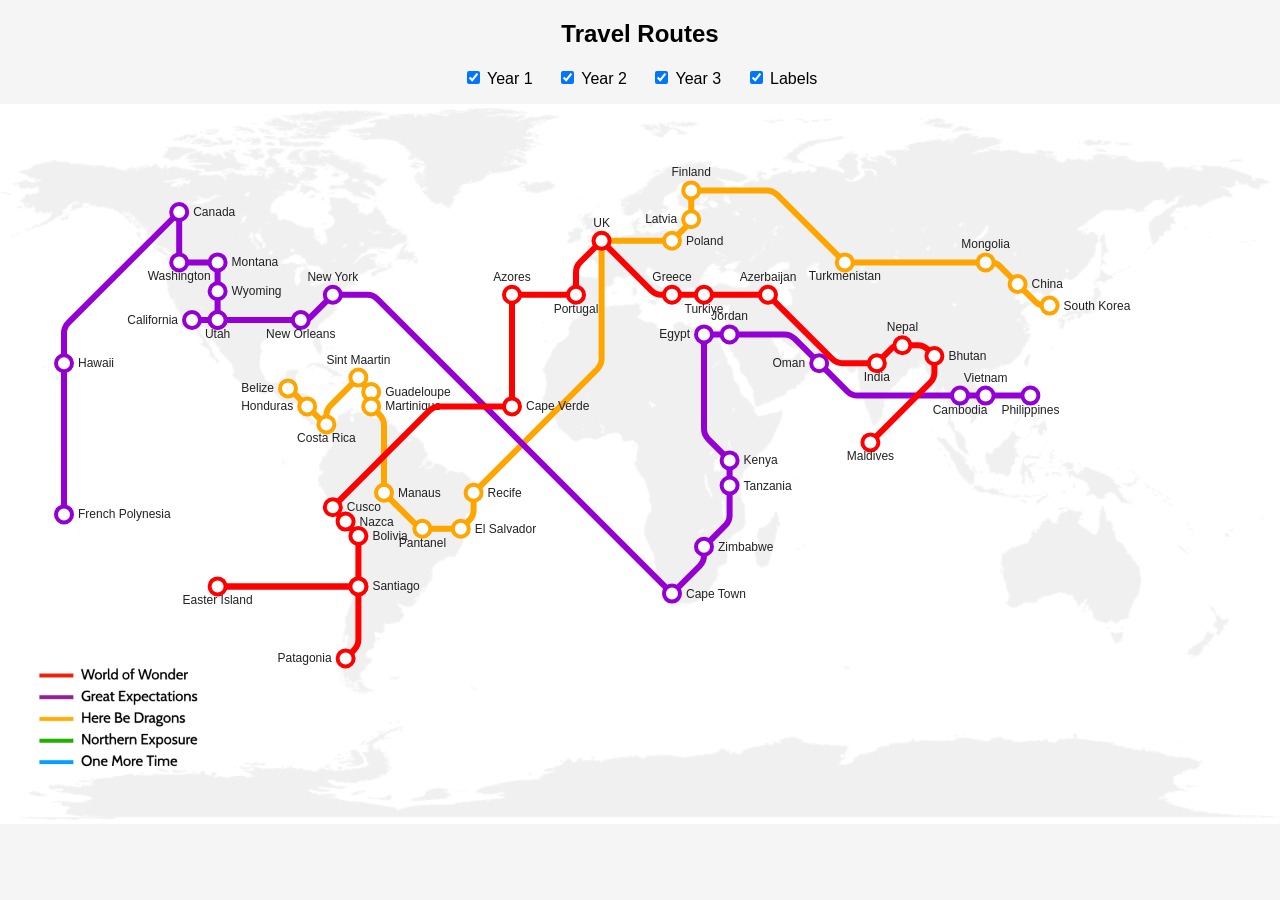
<file: atw-map.html>
<!DOCTYPE html>
<html lang="en">
<head>
  <meta charset="UTF-8">
  <meta name="viewport" content="width=device-width, initial-scale=1.0">
  <title>Around The World in 1080 Days</title>
  <style>
    body { font-family: Arial, sans-serif; background:#f5f5f5; margin:0; padding:0px; text-align:center; }

    .controls { margin-bottom: 16px; }
    label { margin: 0 10px; cursor: pointer; }

    .map-container { position: relative; display:inline-block; max-width:100%; }
    .map-container img { width:100%; display:block; }

    svg { position:absolute; top:0; left:0; width:100%; height:100%; pointer-events:none; }

    .label { font-size:12px; fill:#222; }
  </style>
</head>
<body>

  <h2>Travel Routes</h2>

  <div class="controls">
    <label><input type="checkbox" checked onchange="drawRoutes()" id="toggleYear1"> Year 1</label>
    <label><input type="checkbox" checked onchange="drawRoutes()" id="toggleYear2"> Year 2</label>
    <label><input type="checkbox" checked onchange="drawRoutes()" id="toggleYear3"> Year 3</label>
    <label><input type="checkbox" checked onchange="drawRoutes()" id="toggleLabels"> Labels</label>
  </div>

  <div class="map-container">
    <img id="mapImage" src="maps.001.png" alt="Map">
    <svg id="overlay"></svg>
  </div>

  <script>
    const routes = [
          {
        name: "Year 3",
        color: "orange",
        toggleId: "toggleYear3",
        points: [

{ x: 22.5, y: 39.5, label: "Belize", labelPos: "left", startMode: "vertical" },
{ x: 24, y: 42, label: "Honduras", labelPos: "left", startMode: "" },
{ x: 25.5, y: 44.5, label: "Costa Rica", labelPos: "below", startMode: "vertical" },
{ x: 28, y: 38, label: "Sint Maartin", labelPos: "above", startMode: "horizontal" },
{ x: 29, y: 40, label: "Guadeloupe", labelPos: "", startMode: "" },
{ x: 29, y: 42, label: "Martinique", labelPos: "", startMode: "" },
{ x: 30, y: 54, label: "Manaus", labelPos: "", startMode: "" },
{ x: 33, y: 59, label: "Pantanel", labelPos: "below", startMode: "" },
{ x: 36, y: 59, label: "El Salvador", labelPos: "", startMode: "" },
{ x: 37, y: 54, label: "Recife", labelPos: "", startMode: "" },
{ x: 47, y: 19, label: "", labelPos: "above", startMode: "" },
{ x: 52.5, y: 19, label: "Poland", labelPos: "", startMode: "" },
{ x: 54, y: 16, label: "Latvia", labelPos: "left", startMode: "" },
{ x: 54, y: 12, label: "Finland", labelPos: "above", startMode: "horizontal" },
{ x: 66, y: 22, label: "Turkmenistan", labelPos: "below", startMode: "" },
{ x: 77, y: 22, label: "Mongolia", labelPos: "above", startMode: "horizontal" },
{ x: 79.5, y: 25, label: "China", labelPos: "", startMode: "" },
{ x: 82, y: 28, label: "South Korea", labelPos: "", startMode: "" }

        ]
      },
      
      {
        name: "Year 2",
        color: "darkviolet",
        toggleId: "toggleYear2",
        points: [

{ x: 80.5, y: 40.5, label: "Philippines", labelPos: "below", startMode: "" },
{ x: 77, y: 40.5, label: "Vietnam", labelPos: "above", startMode: "" },
{ x: 75, y: 40.5, label: "Cambodia", labelPos: "below", startMode: "horizontal" },
{ x: 64, y: 36, label: "Oman", labelPos: "left", startMode: "" },
{ x: 57, y: 32, label: "Jordan", labelPos: "above", startMode: "" },
{ x: 55, y: 32, label: "Egypt", labelPos: "left", startMode: "vertical" },
{ x: 57, y: 49.5, label: "Kenya", labelPos: "", startMode: "" },
{ x: 57, y: 53, label: "Tanzania", labelPos: "", startMode: "vertical" },
{ x: 55, y: 61.5, label: "Zimbabwe", labelPos: "", startMode: "vertical" },
{ x: 52.5, y: 68, label: "Cape Town", labelPos: "", startMode: "" },
{ x: 26, y: 26.5, label: "New York", labelPos: "above", startMode: "" },
{ x: 23.5, y: 30, label: "New Orleans", labelPos: "below", startMode: "" },
{ x: 17, y: 30, label: "Utah", labelPos: "below", startMode: "" },
{ x: 15, y: 30, label: "California", labelPos: "left", startMode: "" },
{ x: 17, y: 30, label: "", labelPos: "", startMode: "" },
{ x: 17, y: 26, label: "Wyoming", labelPos: "", startMode: "" },
{ x: 17, y: 22, label: "Montana", labelPos: "", startMode: "" },
{ x: 14, y: 22, label: "Washington", labelPos: "below", startMode: "" },
{ x: 14, y: 15, label: "Canada", labelPos: "", startMode: "" },
{ x: 5, y: 36, label: "Hawaii", labelPos: "", startMode: "" },
{ x: 5, y: 57, label: "French Polynesia", labelPos: "", startMode: "" }

        ]
      },
{
        name: "Year 1",
        color: "red",
        toggleId: "toggleYear1",
        points: [
          
{ x: 27 , y:  77 , label: "Patagonia", labelPos: "left", startMode: "" },
{ x: 28 , y:  67 , label: "Santiago", labelPos: "", startMode: "" },
{ x: 17 , y:  67 , label: "Easter Island", labelPos: "below", startMode: "" },
{ x: 28 , y:  67 , label: " ", labelPos: "", startMode: "" },
{ x: 28 , y:  60 , label: "Bolivia", labelPos: "", startMode: "" },
{ x: 27 , y:  58 , label: "Nazca ", labelPos: "", startMode: "" },
{ x: 26 , y:  56 , label: "Cusco ", labelPos: "", startMode: "" },
{ x: 40, y:  42 , label: "Cape Verde ", labelPos: "", startMode: "vertical" },
{ x: 40, y: 26.5, label: "Azores", labelPos: "above", startMode: "" },
{ x: 45 , y: 26.5, label: "Portugal ", labelPos: "below", startMode: "vertical" },
{ x: 47 , y:  19 , label: "UK", labelPos: "above", startMode: "" },
{ x: 52.5, y: 26.5, label: "Greece", labelPos: "above", startMode: "" },
{ x: 55 , y: 26.5, label: "Turkiye ", labelPos: "below", startMode: "" },
{ x: 60 , y: 26.5, label: "Azerbaijan", labelPos: "above", startMode: "" },
{ x: 68.5, y: 36, label: "India", labelPos: "below", startMode: "" },
{ x: 70.5, y: 33.5, label: "Nepal", labelPos: "above", startMode: "horizontal" },
{ x: 73, y: 35, label: "Bhutan", labelPos: "right", startMode: "vertical" },
{ x: 68, y: 47, label: "Maldives", labelPos: "below", startMode: "" }
          
        ]
      }
    ];

    // Create a constrained path (horizontal, vertical, 45° only)
function buildSegment(p1, p2, startMode = null, endMode = null) {
  const dx = p2.x - p1.x;
  const dy = p2.y - p1.y;

  const adx = Math.abs(dx);
  const ady = Math.abs(dy);

  const signX = Math.sign(dx);
  const signY = Math.sign(dy);

  // --- PERFECT CASES ---
  if (adx === 0 || ady === 0 || adx === ady) {
    return [p1, p2];
  }

  // --- HELPERS (ALL VALID DIRECTIONS ONLY) ---
  function diagFrom(p, d) {
    return { x: p.x + signX * d, y: p.y + signY * d };
  }

  function horizTo(p, x) {
    return { x: x, y: p.y };
  }

  function vertTo(p, y) {
    return { x: p.x, y: y };
  }

  // --- DEFAULT (no overrides) ---
  if (!startMode && !endMode) {
    // prefer 1-bend L shape
    return [
      p1,
      { x: p2.x, y: p1.y },
      p2
    ];
  }

  // --- START ONLY ---
  if (startMode && !endMode) {
    if (startMode === "horizontal") {
      return [p1, horizTo(p1, p2.x), p2];
    }

    if (startMode === "vertical") {
      return [p1, vertTo(p1, p2.y), p2];
    }

    if (startMode === "diagonal") {
      const d = Math.min(adx, ady);
      return [p1, diagFrom(p1, d), p2];
    }
  }

  // --- END ONLY ---
  if (!startMode && endMode) {
    if (endMode === "horizontal") {
      return [p1, { x: p1.x, y: p2.y }, p2];
    }

    if (endMode === "vertical") {
      return [p1, { x: p2.x, y: p1.y }, p2];
    }

    if (endMode === "diagonal") {
      const d = Math.min(adx, ady);
      return [
        p1,
        { x: p2.x - signX * d, y: p2.y - signY * d },
        p2
      ];
    }
  }

  // --- BOTH start + end ---
  // Only allow 2 bends when necessary

  const d = Math.min(adx, ady);

  // Case: both want diagonal
  if (startMode === "diagonal" && endMode === "diagonal") {
    return [p1, diagFrom(p1, d), p2];
  }

  // Otherwise build clean 3-segment path (still only valid angles)
  let mid1, mid2;

  // start segment
  if (startMode === "horizontal") {
    mid1 = horizTo(p1, p1.x + signX * 1);
  } else if (startMode === "vertical") {
    mid1 = vertTo(p1, p1.y + signY * 1);
  } else {
    mid1 = diagFrom(p1, d);
  }

  // end segment
  if (endMode === "horizontal") {
    mid2 = { x: p2.x - signX * d, y: p2.y };
  } else if (endMode === "vertical") {
    mid2 = { x: p2.x, y: p2.y - signY * d };
  } else {
    mid2 = {
      x: p2.x - signX * d,
      y: p2.y - signY * d
    };
  }

  return [p1, mid1, mid2, p2];
}

    // Rounded corners
    function roundedPath(points, radius) {
      if (points.length < 2) return "";

      let d = `M ${points[0].x} ${points[0].y}`;

      for (let i = 1; i < points.length - 1; i++) {
        const p0 = points[i - 1];
        const p1 = points[i];
        const p2 = points[i + 1];

        const dx1 = p1.x - p0.x;
        const dy1 = p1.y - p0.y;
        const dx2 = p2.x - p1.x;
        const dy2 = p2.y - p1.y;

        const len1 = Math.hypot(dx1, dy1);
        const len2 = Math.hypot(dx2, dy2);

        const r = Math.min(radius, len1 / 2, len2 / 2);

        const p1a = {
          x: p1.x - (dx1 / len1) * r,
          y: p1.y - (dy1 / len1) * r
        };

        const p1b = {
          x: p1.x + (dx2 / len2) * r,
          y: p1.y + (dy2 / len2) * r
        };

        d += ` L ${p1a.x} ${p1a.y}`;
        d += ` Q ${p1.x} ${p1.y} ${p1b.x} ${p1b.y}`;
      }

      const last = points[points.length - 1];
      d += ` L ${last.x} ${last.y}`;

      return d;
    }

    function getLabelOffset(pos) {
      const offset = 14;
      switch (pos) {
        case "above": return { dx: 0, dy: -offset, anchor: "middle" };
        case "below": return { dx: 0, dy: offset + 4, anchor: "middle" };
        case "left": return { dx: -offset, dy: 4, anchor: "end" };
        default: return { dx: offset, dy: 4, anchor: "start" };
      }
    }

    function drawRoutes() {
      const svg = document.getElementById("overlay");
      svg.innerHTML = "";

      const map = document.getElementById("mapImage");
      const width = map.clientWidth;
      const height = map.clientHeight;

      const showLabels = document.getElementById("toggleLabels").checked;

      routes.forEach(route => {
        const visible = document.getElementById(route.toggleId).checked;
        if (!visible) return;

        for (let i = 0; i < route.points.length - 1; i++) {
          const raw1 = route.points[i];
          const raw2 = route.points[i + 1];

          const p1 = {
            x: raw1.x * width / 100,
            y: raw1.y * height / 100
          };

          const p2 = {
            x: raw2.x * width / 100,
            y: raw2.y * height / 100
          };

          const mode = route.points[i].startMode || "diagonal";
          const startMode = route.points[i].startMode || "diagonal";
const endMode = route.points[i + 1].enterMode || "diagonal";

const constrained = buildSegment(p1, p2, startMode, endMode);

          const path = document.createElementNS("http://www.w3.org/2000/svg", "path");
          path.setAttribute("d", roundedPath(constrained, 6));
          path.setAttribute("stroke", route.color);
          path.setAttribute("stroke-width", 6);
          path.setAttribute("fill", "none");
          path.setAttribute("stroke-linecap", "round");

          svg.appendChild(path);
        }

        route.points.forEach(p => {
          const cx = p.x * width / 100;
          const cy = p.y * height / 100;

          const circle = document.createElementNS("http://www.w3.org/2000/svg", "circle");
          circle.setAttribute("cx", cx);
          circle.setAttribute("cy", cy);
          circle.setAttribute("r", 8);
          circle.setAttribute("fill", "white");
          circle.setAttribute("stroke", route.color);
          circle.setAttribute("stroke-width", 4);
          svg.appendChild(circle);

          if (showLabels) {
            const text = document.createElementNS("http://www.w3.org/2000/svg", "text");
            const offset = getLabelOffset(p.labelPos);

            text.setAttribute("x", cx + offset.dx);
            text.setAttribute("y", cy + offset.dy);
            text.setAttribute("text-anchor", offset.anchor);
            text.setAttribute("class", "label");
            text.textContent = p.label;

            svg.appendChild(text);
          }
        });
      });
    }

    window.onload = drawRoutes;
    window.onresize = drawRoutes;
  </script>

</body>
</html>
</file>
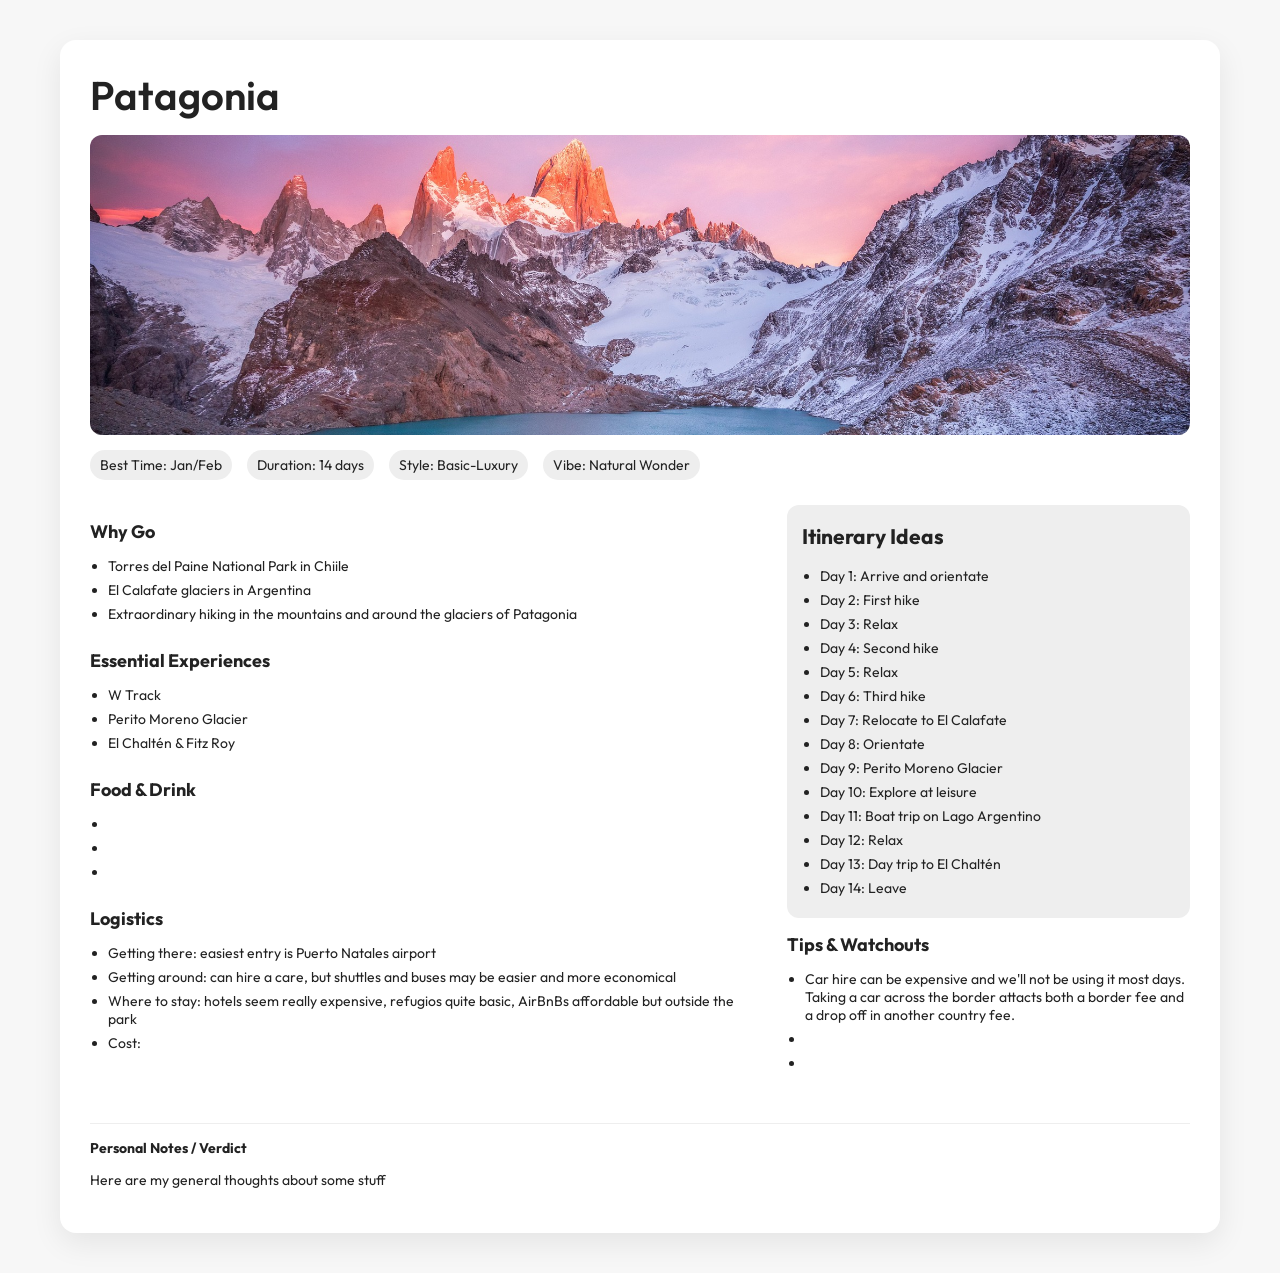
<file: patagonia.html>
<!DOCTYPE html>
<html lang="en">
<head>
  <meta charset="UTF-8">
  <meta name="viewport" content="width=device-width, initial-scale=1.0">
  <title>Travel One Pager</title>
  <link rel="stylesheet" href="guides.css">

  <style>
@import url('https://fonts.googleapis.com/css2?family=Outfit:wght@100..900&display=swap');
.hero {
  background-image: url('patagonia.jpg');
}
</style>
  
</head>
<body>

<div class="page">

  <div class="header">
    <div class="title">Patagonia</div>
    <div class="hero"></div>

    <div class="snapshot">
      <div class="tag">Best Time: Jan/Feb</div>
      <div class="tag">Duration: 14 days</div>
      <div class="tag">Style: Basic-Luxury</div>
      <div class="tag">Vibe: Natural Wonder</div>
    </div>
  </div>

  <div class="grid">

    <div>
      <div class="section">
        <h2>Why Go</h2>
        <ul class="list">
          <li>Torres del Paine National Park in Chiile</li>
          <li>El Calafate glaciers in Argentina</li>
          <li>Extraordinary hiking in the mountains and around the glaciers of Patagonia</li>
        </ul>
      </div>

      <div class="section">
        <h2>Essential Experiences</h2>
        <ul class="list">
          <li>W Track</li>
          <li>Perito Moreno Glacier</li>
          <li>El Chaltén & Fitz Roy</li>
        </ul>
      </div>
      
      <div class="section">
        <h2>Food & Drink</h2>
        <ul class="list">
          <li></li>
          <li></li>
          <li></li>
        </ul>
      </div>
      
      <div class="section">
        <h2>Logistics</h2>
        <ul class="list">
          <li>Getting there: easiest entry is Puerto Natales airport</li>
          <li>Getting around: can hire a care, but shuttles and buses may be easier and more economical</li>
          <li>Where to stay: hotels seem really expensive, refugios quite basic, AirBnBs affordable but outside the park</li>
          <li>Cost:</li>
        </ul>
      </div>
    </div>

    <div>
      

    <div class="section, itinerary">
      <h2>Itinerary Ideas</h2>
      <ul class="list">
        <li>Day 1: Arrive and orientate</li>
        <li>Day 2: First hike</li>
        <li>Day 3: Relax</li>
        <li>Day 4: Second hike</li>
        <li>Day 5: Relax</li>
        <li>Day 6: Third hike</li>
        <li>Day 7: Relocate to El Calafate</li>
        <li>Day 8: Orientate</li>
        <li>Day 9: Perito Moreno Glacier</li>
        <li>Day 10: Explore at leisure</li>
        <li>Day 11: Boat trip on Lago Argentino</li>
        <li>Day 12: Relax</li>
        <li>Day 13: Day trip to El Chaltén</li>
        <li>Day 14: Leave</li>
      </ul>
    </div>

    <div class="section">
      <h2>Tips & Watchouts</h2>
      <ul class="list">
        <li>Car hire can be expensive and we'll not be using it most days. Taking a car across the border attacts both a border fee and a drop off in another country fee.</li>
        <li></li>
        <li></li>
      </ul>
    </div>
      
    </div>

  </div>

  <div class="bottom">

    

  </div>

  <div class="footer">
    <strong>Personal Notes / Verdict</strong>
    <p>Here are my general thoughts about some stuff</p>
  </div>

</div>

</body>
</html>
</file>
<file: guides.css>
body {
      font-family: "Outfit", sans-serif;
      margin: 0;
      background: #f7f7f7;
      color: #222;
    }

    .page {
      max-width: 1100px;
      margin: 40px auto;
      background: #fff;
      padding: 30px;
      border-radius: 16px;
      box-shadow: 0 10px 30px rgba(0,0,0,0.08);
    }

    .header {
      margin-bottom: 20px;
    }

    .title {
      font-size: 40px;
      font-weight: 600;
    }

    .hero {
      height: 300px;
      background: #eee;
      background-size: cover;
      background-position: center;
      border-radius: 12px;
      margin: 15px 0;
    }

    .snapshot {
      display: flex;
      gap: 15px;
      flex-wrap: wrap;
      font-size: 14px;
      margin-bottom: 25px;
    }

    .tag {
      background: #eee;
      padding: 6px 10px;
      border-radius: 20px;
    }

    .grid {
      display: grid;
      grid-template-columns: 2fr 1.2fr;
      gap: 25px;
    }

    .section {
      margin-bottom: 20px;
    }
    
    .itinerary {
      font-size: 14px !important;
      background: #eee;
      border-radius: 12px;
      padding: 1px 15px;
    }

    .section h2 {
      font-size: 18px;
      margin-bottom: 8px;
      font-weight: 700;
    }

    .section p {
      font-size: 14px;
      line-height: 1.5;
    }

    .list {
      padding-left: 18px;
      font-size: 14px;
    }
    
    li {
      padding-bottom: 6px;
    }
    }

    .bottom {
      display: grid;
      grid-template-columns: 1fr 1fr 1fr;
      gap: 25px;
      margin-top: 25px;
    }

    .footer {
      margin-top: 25px;
      padding-top: 15px;
      border-top: 1px solid #eee;
      font-size: 14px;
    }

    @media (max-width: 800px) {
      .grid, .bottom {
        grid-template-columns: 1fr;
      }
    }
</file>
